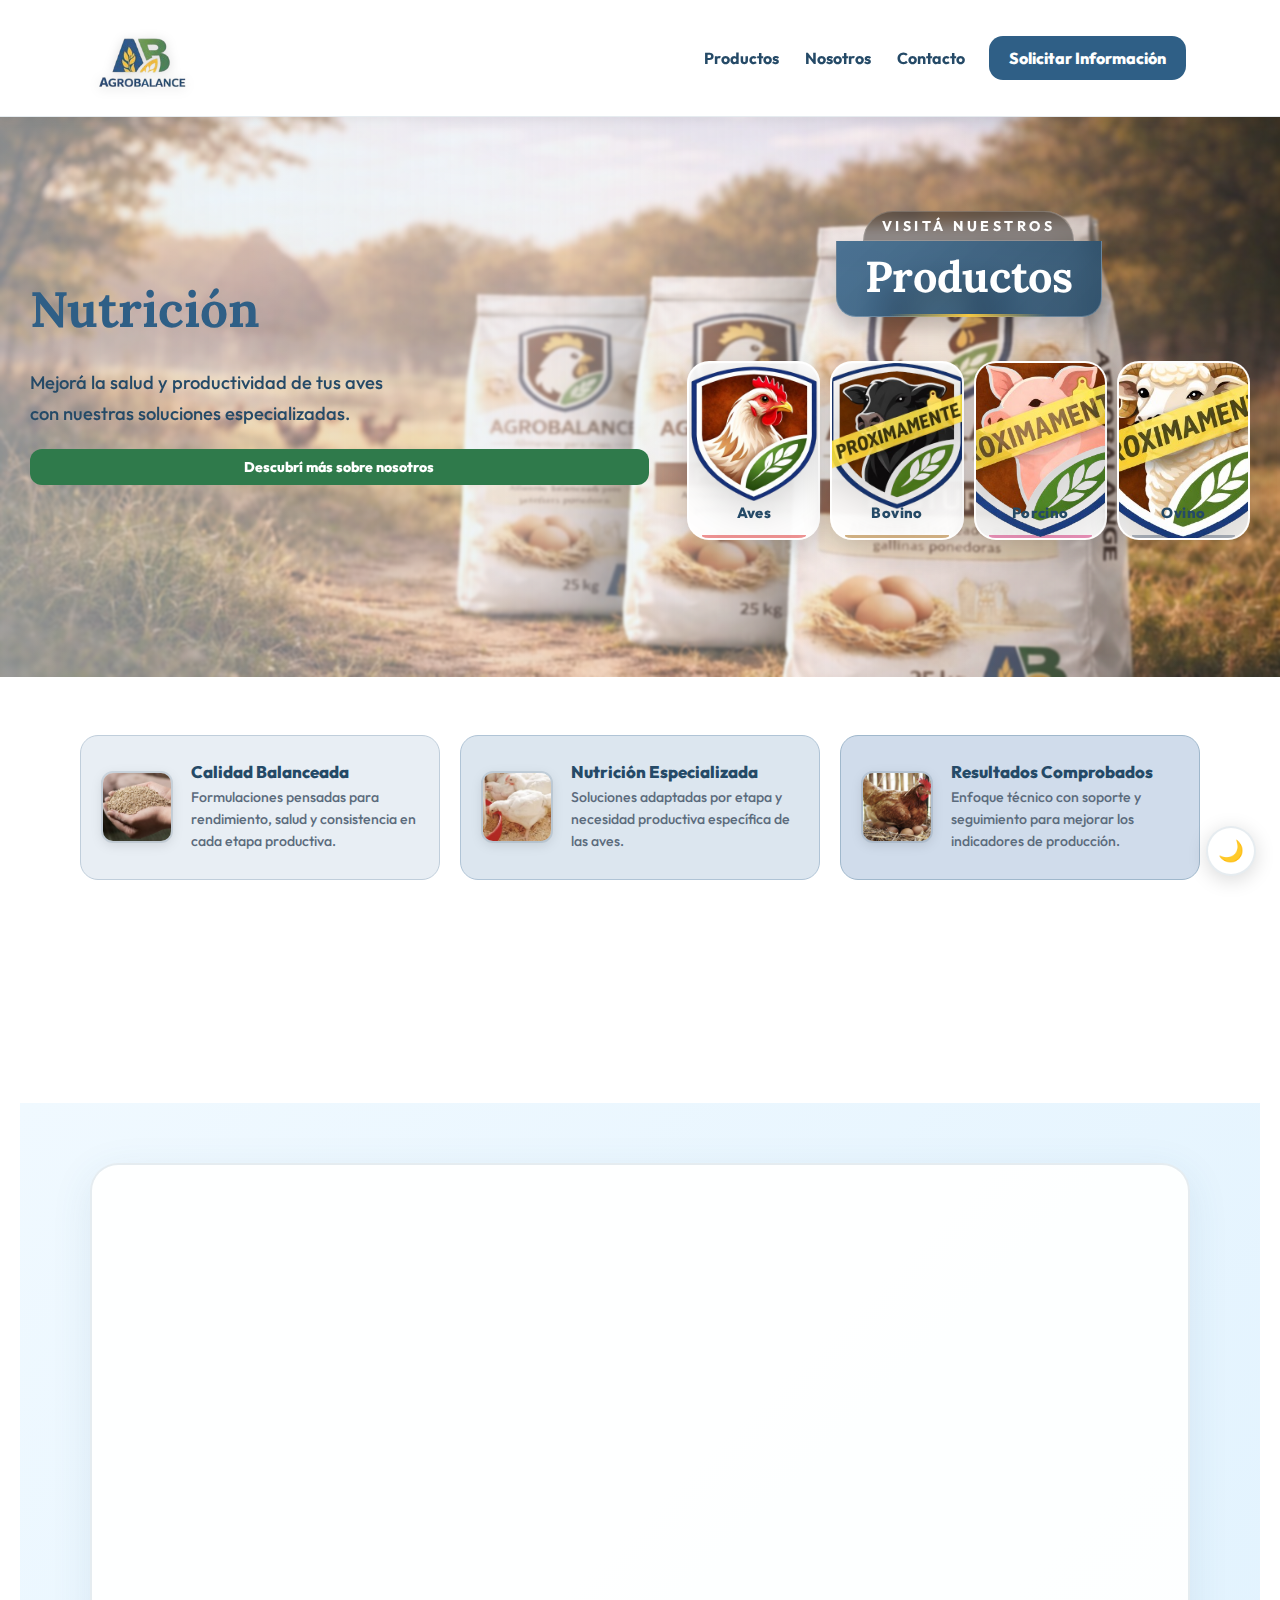
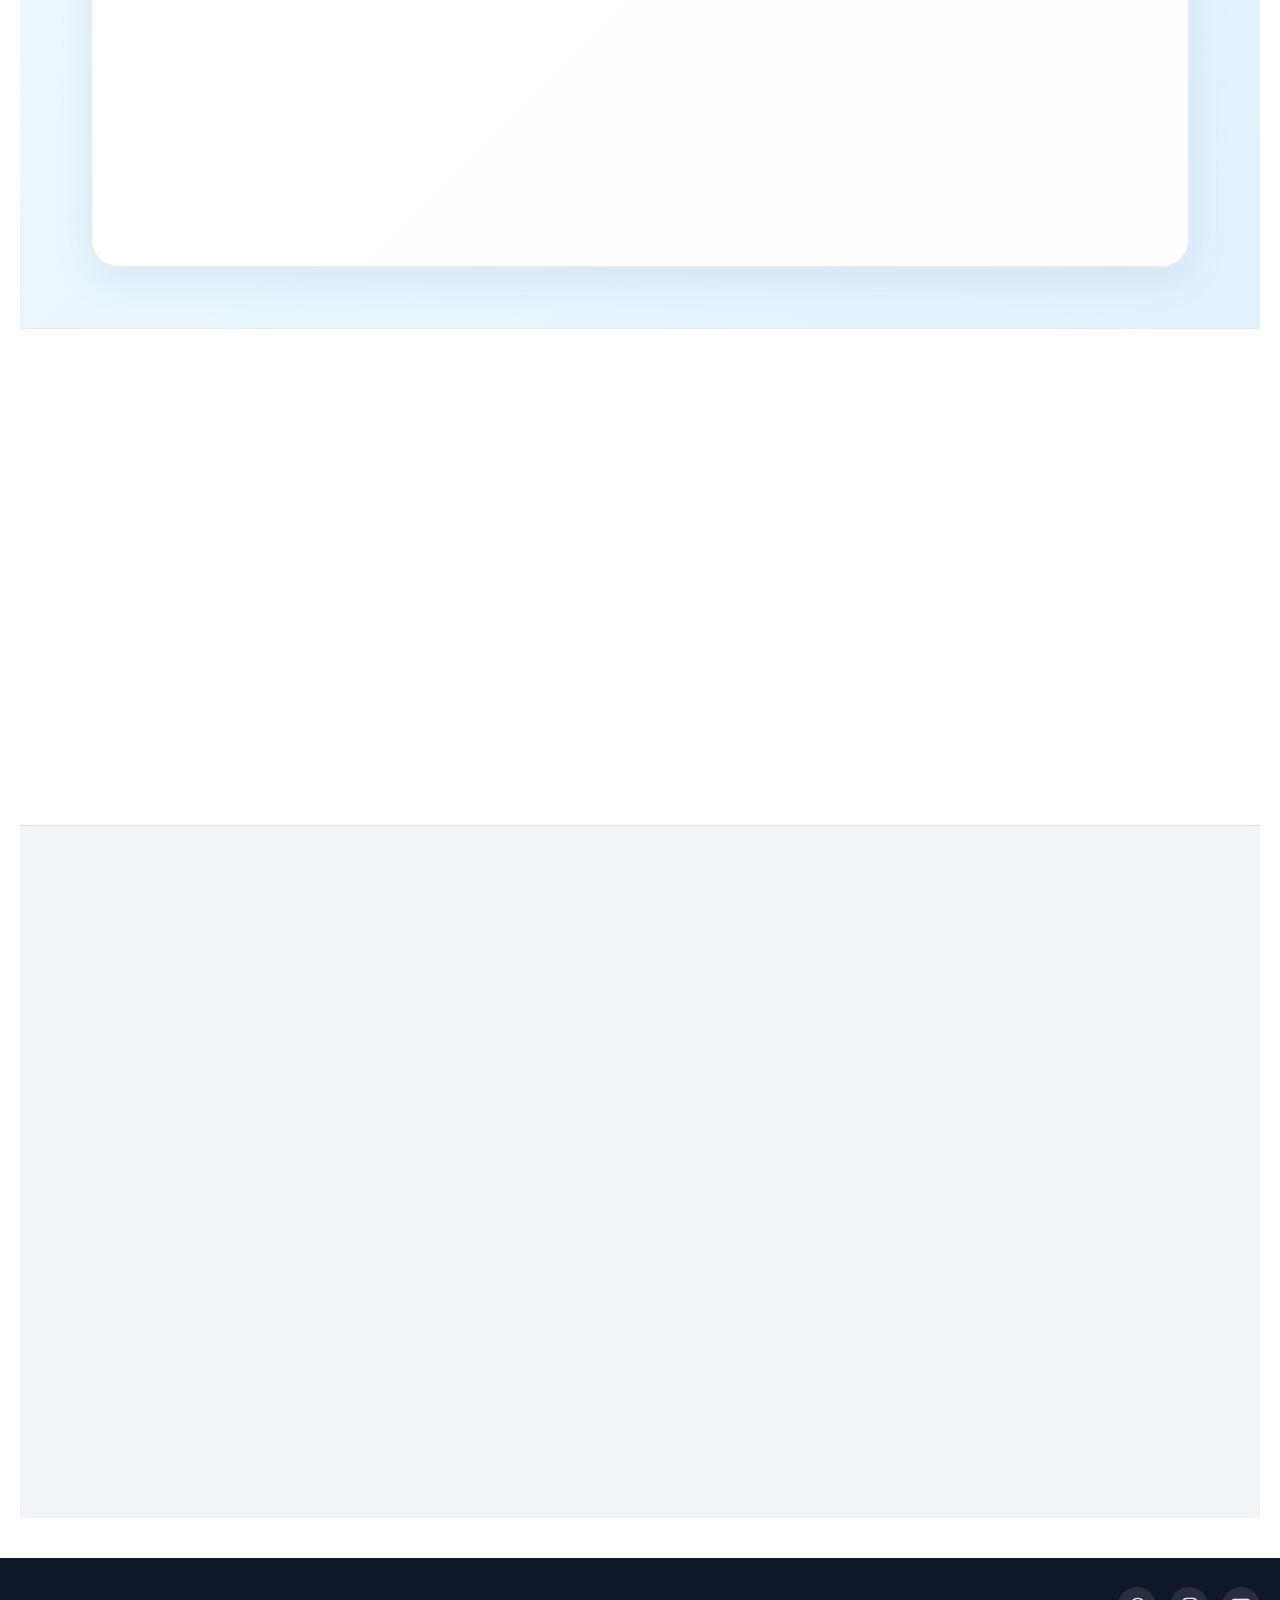
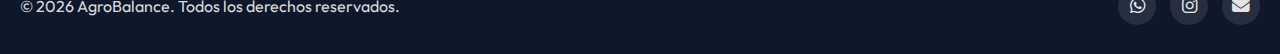
<file: index.html>
<!doctype html>
<html lang="es">
<head>
<meta charset="utf-8" />
<meta name="viewport" content="width=device-width, initial-scale=1" />

<!-- SEO Principal -->
<title>AgroBalance - Nutrición Avanzada para Aves, Ganado, Porcinos y Ovinos | Paraguay</title>
<meta name="description" content="AgroBalance ofrece balanceados de alta calidad para aves ponedoras, ganado, porcinos y ovinos en Paraguay. Nutrición estratégica con respaldo técnico especializado para maximizar tu producción." />
<meta name="keywords" content="balanceado Paraguay, nutrición avícola, alimento para gallinas, balanceado para aves, AgroBalance Paraguay, alimento ganado Paraguay, balanceado porcinos, alimento ovinos, avicultura Paraguay, Itauguá, Central Paraguay" />
<meta name="author" content="AgroBalance" />
<meta name="robots" content="index, follow" />
<link rel="canonical" href="https://agrobalance.com.py/" />

<!-- Geo / Local SEO -->
<meta name="geo.region" content="PY-11" />
<meta name="geo.placename" content="Itauguá, Central, Paraguay" />
<meta name="geo.position" content="-25.378746;-57.388203" />
<meta name="ICBM" content="-25.378746, -57.388203" />

<!-- Open Graph -->
<meta property="og:type" content="website" />
<meta property="og:title" content="AgroBalance - Nutrición Avanzada para una Producción Saludable" />
<meta property="og:description" content="Balanceados especializados para aves ponedoras, ganado, porcinos y ovinos. Respaldo técnico y soluciones nutricionales adaptadas a cada etapa productiva. Paraguay." />
<meta property="og:url" content="https://agrobalance.com.py/" />
<meta property="og:image" content="https://agrobalance.com.py/assets/logotipo.png" />
<meta property="og:locale" content="es_PY" />
<meta property="og:site_name" content="AgroBalance" />

<!-- Twitter Card -->
<meta name="twitter:card" content="summary_large_image" />
<meta name="twitter:title" content="AgroBalance - Nutrición para Producción Animal | Paraguay" />
<meta name="twitter:description" content="Balanceados de alta calidad para aves, ganado, porcinos y ovinos. Nutrición estratégica con soporte técnico especializado." />
<meta name="twitter:image" content="https://agrobalance.com.py/assets/logotipo.png" />

<!-- Schema.org LocalBusiness -->
<script type="application/ld+json">
{
"@context": "https://schema.org",
"@type": "LocalBusiness",
"name": "AgroBalance",
"description": "Empresa especializada en nutrición animal para producción avícola, ganadera, porcina y ovina en Paraguay.",
"url": "https://agrobalance.com.py",
"logo": "https://agrobalance.com.py/assets/logotipo.png",
"image": "https://agrobalance.com.py/assets/logotipo.png",
"telephone": "+595991309899",
"email": "agrobalance@gmail.com",
"address": { "@type": "PostalAddress", "addressLocality": "Itauguá", "addressRegion": "Central", "addressCountry": "PY" },
"geo": { "@type": "GeoCoordinates", "latitude": -25.378746, "longitude": -57.388203 },
"sameAs": ["https://www.instagram.com/baezdariii", "https://wa.me/595991309899"],
"areaServed": { "@type": "Country", "name": "Paraguay" },
"priceRange": "$$"
}
</script>

<!-- Favicon -->
<link rel="icon" type="image/png" href="./assets/logotipo.png" />
<link rel="apple-touch-icon" href="./assets/logotipo.png" />

<!-- Fuentes: preconnect + carga diferida para no bloquear render -->
<link rel="preconnect" href="https://fonts.googleapis.com" />
<link rel="preconnect" href="https://fonts.gstatic.com" crossorigin />
<link rel="preload" as="style" href="https://fonts.googleapis.com/css2?family=Outfit:wght@400;500;600;700;800;900&family=Lora:wght@500;600;700&display=swap" onload="this.onload=null;this.rel='stylesheet'" />
<noscript><link rel="stylesheet" href="https://fonts.googleapis.com/css2?family=Outfit:wght@400;500;600;700;800;900&family=Lora:wght@500;600;700&display=swap" /></noscript>

<!-- Font Awesome diferido -->
<link rel="preload" as="style" href="https://cdnjs.cloudflare.com/ajax/libs/font-awesome/6.4.0/css/all.min.css" onload="this.onload=null;this.rel='stylesheet'" />
<noscript><link rel="stylesheet" href="https://cdnjs.cloudflare.com/ajax/libs/font-awesome/6.4.0/css/all.min.css" /></noscript>

<link rel="stylesheet" href="./style.css" />
<script defer src="./main.js"></script>
</head>
<body>

<header class="header" id="top">
<div class="shell">
<nav class="nav">
    <a class="brand" href="#top" aria-label="AgroBalance - Inicio">
    <img class="brand__logo" src="./assets/logotipo.png" alt="AgroBalance" width="96" height="96" />
    </a>
    <button class="nav__toggle" type="button" aria-label="Abrir menú" aria-expanded="false">&#9776;</button>
    <div class="nav__links" data-nav>
    <a href="#categorias">Productos</a>
    <a href="#nosotros">Nosotros</a>
    <a href="#contacto">Contacto</a>
    </div>
    <a class="btn btn--primary nav__cta" href="#contacto">Solicitar Información</a>
</nav>
</div>
</header>

<section class="hero hero--with-carousel">
<div class="hero__carousel-bg">
<div class="carousel__slide carousel__slide--active">
    <img src="./assets/fondo_balanceado2.png" alt="Fondo AgroBalance" loading="eager" fetchpriority="high" width="1920" height="900" />
</div>
</div>
<div class="hero__backdrop" aria-hidden="true"></div>
<div class="shell shell--wide">
<div class="hero__content">
    <div class="hero__text">
    <h1 class="hero__title reveal-left">
        <span class="title-line">Nutrición Avanzada</span>
        <span class="title-line">para una Producción</span>
        <span class="title-line">Saludable</span>
    </h1>
    <p class="hero__lead reveal-left stagger-2">
        Mejorá la salud y productividad de tus aves<br />
        con nuestras soluciones especializadas.
    </p>
    <a class="btn btn--success reveal-left stagger-3" href="#nosotros">Descubrí más sobre nosotros</a>
    </div>
    <div class="hero__products reveal-right" id="categorias">
    <h2 class="products__title">
        <span class="products__title-main">Visitá nuestros</span>
        <span class="products__title-accent">Productos</span>
    </h2>
    <div class="products__grid">
        <a class="product-cat product-cat--active" href="./aves.html" aria-label="Productos para Aves">
        <div class="product-cat__icon">
            <img src="./assets/aves_icono.webp" alt="Aves" width="120" height="120" />
        </div>
        <span class="product-cat__label">Aves</span>
        </a>
        <a class="product-cat product-cat--soon" href="#" aria-label="Próximamente: Bovino">
        <div class="product-cat__icon">
            <img src="./assets/bovinos_icono.webp" alt="Bovino" width="120" height="120" />
        </div>
        <span class="product-cat__label">Bovino</span>
        </a>
        <a class="product-cat product-cat--soon" href="#" aria-label="Próximamente: Porcino">
        <div class="product-cat__icon">
            <img src="./assets/porcinos_icono.webp" alt="Porcino" width="120" height="120" />
        </div>
        <span class="product-cat__label">Porcino</span>
        </a>
        <a class="product-cat product-cat--soon" href="#" aria-label="Próximamente: Ovino">
        <div class="product-cat__icon">
            <img src="./assets/ovinos_icono.webp" alt="Ovino" width="120" height="120" />
        </div>
        <span class="product-cat__label">Ovino</span>
        </a>
    </div>
    </div>
</div>
</div>
</section>

<main class="main">
<section class="shell features" aria-label="Características">
<article class="feature reveal stagger-1">
    <img src="./assets/calidad_balanceada.avif" alt="Calidad Balanceada" loading="lazy" width="110" height="110" />
    <div>
    <h3>Calidad Balanceada</h3>
    <p>Formulaciones pensadas para rendimiento, salud y consistencia en cada etapa productiva.</p>
    </div>
</article>
<article class="feature reveal stagger-2">
    <img src="./assets/nutricion_especializada.webp" alt="Nutrición Especializada" loading="lazy" width="110" height="110" />
    <div>
    <h3>Nutrición Especializada</h3>
    <p>Soluciones adaptadas por etapa y necesidad productiva específica de las aves.</p>
    </div>
</article>
<article class="feature reveal stagger-3">
    <img src="./assets/resultado comprobado.webp" alt="Resultados Comprobados" loading="lazy" width="110" height="110" />
    <div>
    <h3>Resultados Comprobados</h3>
    <p>Enfoque técnico con soporte y seguimiento para mejorar los indicadores de producción.</p>
    </div>
</article>
</section>

<div class="shell shell--wide">
<div class="counters-section">
    <div class="counter-card reveal stagger-1">
    <div class="counter-card__number" data-counter="8" data-suffix="+">0+</div>
    <div class="counter-card__label">Fases Productivas Cubiertas</div>
    </div>
    <div class="counter-card reveal stagger-2">
    <div class="counter-card__number" data-counter="100" data-suffix="%">0%</div>
    <div class="counter-card__label">Nutrición Especializada</div>
    </div>
    <div class="counter-card reveal stagger-3">
    <div class="counter-card__number" data-counter="4" data-suffix="+">0</div>
    <div class="counter-card__label">Líneas Genéticas Compatibles</div>
    </div>
</div>
</div>

<section class="shell shell--wide section about-section" id="nosotros">
<div class="about-content about-card">
    <h2 class="reveal">Nosotros</h2>
    <p class="about-intro reveal stagger-1">En <strong>AgroBalance</strong> nos dedicamos a brindar soluciones nutricionales de excelencia para la producción avícola.</p>
    <div class="about-description reveal stagger-2">
    <p>Con años de experiencia en el mercado, trabajamos constantemente en el desarrollo de productos que garanticen el mejor rendimiento productivo de tus aves.</p>
    <p>Nuestro compromiso es ofrecer balanceados de la más alta calidad, respaldados por rigurosos controles y un equipo de profesionales especializados en nutrición animal.</p>
    </div>
    <div class="about-values">
    <div class="value-card reveal-scale stagger-1" style="background-image:url('./assets/calidad2.jpg')">
        <h3>Calidad</h3>
        <p>Ingredientes premium y procesos certificados para garantizar los mejores resultados</p>
    </div>
    <div class="value-card reveal-scale stagger-2" style="background-image:url('./assets/innovacion2.jpg')">
        <h3>Innovación</h3>
        <p>Investigación constante en nutrición avícola para estar a la vanguardia</p>
    </div>
    <div class="value-card reveal-scale stagger-3" style="background-image:url('./assets/confianza2.jpg')">
        <h3>Confianza</h3>
        <p>Resultados comprobados en el campo respaldados por nuestros clientes</p>
    </div>
    </div>
</div>
</section>

<section class="shell shell--wide section contact-section" id="contacto">
<div class="contact-wrapper">
    <h2 class="contact-title reveal">Contactanos</h2>
    <p class="contact-subtitle reveal stagger-1">Estamos aquí para responder todas tus preguntas</p>
    <div class="contact-methods">
    <a href="https://wa.me/595991309899?text=Hola%2C%20estoy%20interesado%20en%20conocer%20m%C3%A1s%20sobre%20los%20productos%20de%20AgroBalance"
        target="_blank" rel="noopener noreferrer"
        class="contact-card contact-card--whatsapp reveal stagger-1">
        <div class="contact-icon"><i class="fab fa-whatsapp"></i></div>
        <div class="contact-info">
        <h3>WhatsApp</h3>
        <p>+595 991 309 899</p>
        </div>
    </a>
    <a href="https://www.instagram.com/baezdariii"
        target="_blank" rel="noopener noreferrer"
        class="contact-card contact-card--instagram reveal stagger-2">
        <div class="contact-icon"><i class="fab fa-instagram"></i></div>
        <div class="contact-info">
        <h3>Instagram</h3>
        <p>@baezdariii</p>
        </div>
    </a>
    <a href="mailto:agrobalance@gmail.com" class="contact-card contact-card--email reveal stagger-3">
        <div class="contact-icon"><i class="fas fa-envelope"></i></div>
        <div class="contact-info">
        <h3>Email</h3>
        <p>agrobalance@gmail.com</p>
        </div>
    </a>
    </div>
</div>
</section>

<section class="shell shell--wide section clients-section" id="clientes">
<div class="clients-wrapper">
    <h2 class="clients-title reveal">Clientes que confían en AgroBalance</h2>
    <p class="clients-subtitle reveal stagger-1">Acompañamos a granjas y productores con soluciones nutricionales formuladas para mejorar la productividad, la salud animal y la calidad del huevo.</p>
    <div class="clients-grid">
    <article class="client-card reveal stagger-2">
        <div class="client-logo">
        <img src="./assets/huevos_vital.JPG" alt="Huevos Vital - Granja Baeza" class="client-logo-img" loading="lazy" width="200" height="130" />
        </div>
        <div class="client-info">
        <h3 class="client-name">Huevos Vital</h3>
        <div class="client-detail">
            <i class="fas fa-map-marker-alt"></i>
            <span>Itauguá, Central - Paraguay</span>
        </div>
        <div class="client-detail">
            <i class="fas fa-handshake"></i>
            <span>Cliente de AgroBalance Aves - línea postura</span>
        </div>
        </div>
        <a href="https://www.google.com/maps/place/25°22'43.5%22S+57°23'17.5%22W/@-25.3785609,-57.3882934,286m/data=!3m1!1e3!4m4!3m3!8m2!3d-25.378746!4d-57.3882027"
            target="_blank" rel="noopener noreferrer"
            class="btn btn--client">
        <i class="fas fa-map-marker-alt"></i>
        Ver ubicación
        </a>
    </article>
    </div>
</div>
</section>
</main>

<footer class="footer">
<div class="shell shell--wide footer__inner">
<p>&copy; <span id="year"></span> AgroBalance. Todos los derechos reservados.</p>
<div class="footer-social">
    <a href="https://wa.me/595991309899?text=Hola%2C%20estoy%20interesado%20en%20conocer%20m%C3%A1s%20sobre%20los%20productos%20de%20AgroBalance"
        target="_blank" rel="noopener noreferrer" aria-label="WhatsApp">
    <i class="fab fa-whatsapp"></i>
    </a>
    <a href="https://www.instagram.com/baezdariii" target="_blank" rel="noopener noreferrer" aria-label="Instagram">
    <i class="fab fa-instagram"></i>
    </a>
    <a href="mailto:agrobalance@gmail.com" aria-label="Email">
    <i class="fas fa-envelope"></i>
    </a>
</div>
</div>
</footer>

</body>
</html>
</file>
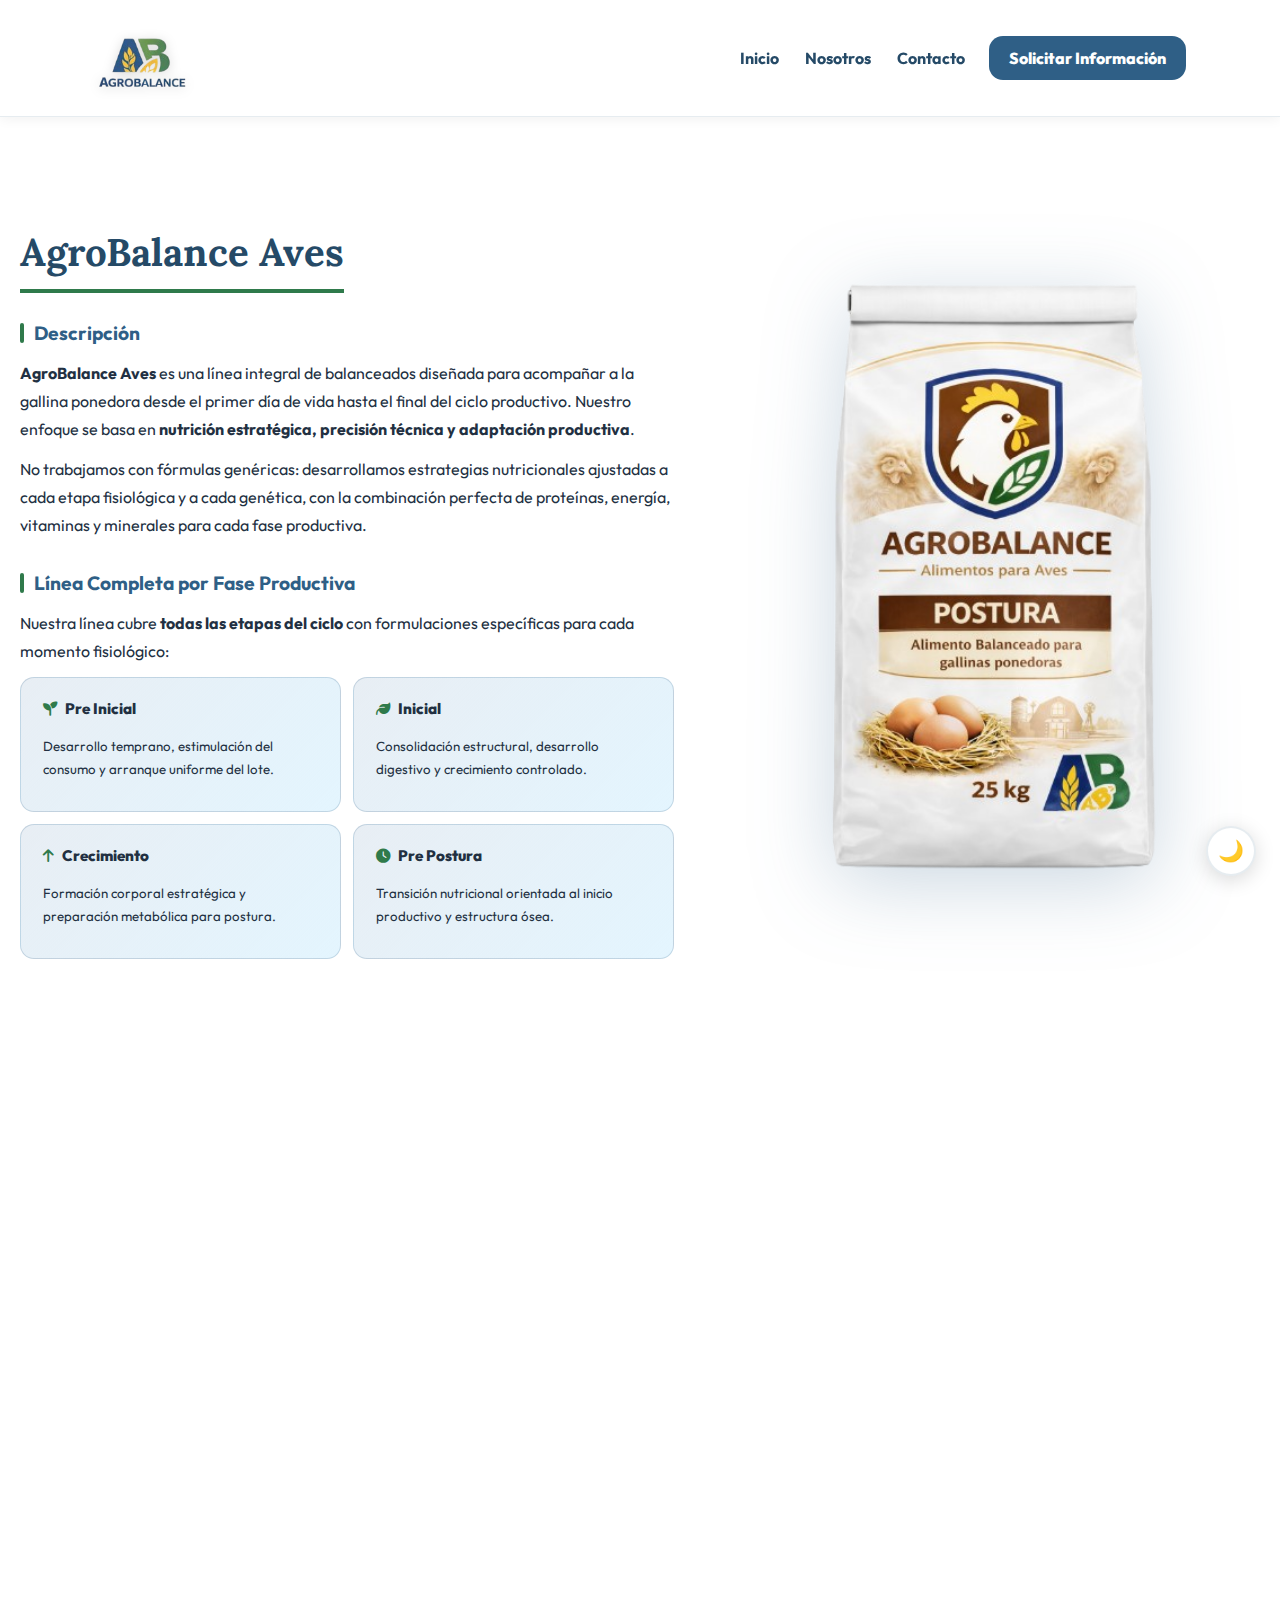
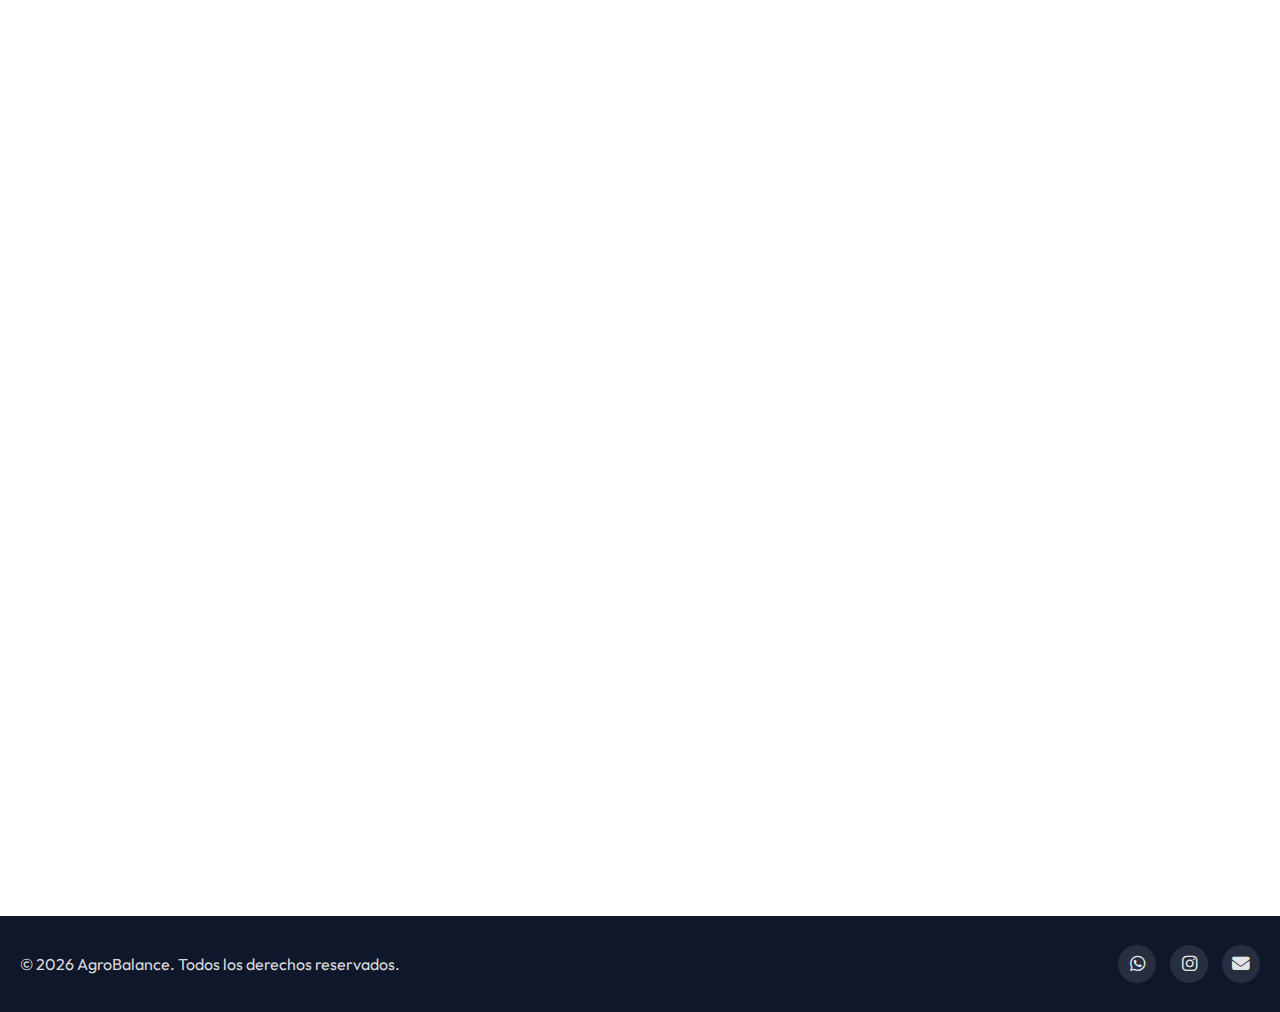
<file: aves.html>
<!doctype html>
<html lang="es">
<head>
<meta charset="utf-8" />
<meta name="viewport" content="width=device-width, initial-scale=1" />

<!-- SEO Principal -->
<title>AgroBalance Aves - Nutrición Estratégica para Ponedoras | Paraguay</title>
<meta name="description" content="Balanceados especializados para gallinas ponedoras en Paraguay. Línea completa por fase productiva: Pre Inicial, Inicial, Crecimiento, Pre Postura, Postura 1, 2 y 3. Adaptado a Hy-Line, Lohmann e ISA." />
<meta name="keywords" content="balanceado para gallinas ponedoras, nutrición avícola Paraguay, alimento aves postura, AgroBalance, balanceado ponedoras Itauguá, alimento gallinas Paraguay, Hy-Line, Lohmann, ISA, avicultura Paraguay" />
<meta name="author" content="AgroBalance" />
<meta name="robots" content="index, follow" />
<link rel="canonical" href="https://agrobalance.com.py/aves.html" />

<!-- Geo / Local SEO -->
<meta name="geo.region" content="PY-11" />
<meta name="geo.placename" content="Itauguá, Central, Paraguay" />
<meta name="geo.position" content="-25.378746;-57.388203" />
<meta name="ICBM" content="-25.378746, -57.388203" />

<!-- Open Graph -->
<meta property="og:type" content="product" />
<meta property="og:title" content="AgroBalance Aves - Nutrición Estratégica para Ponedoras" />
<meta property="og:description" content="Línea integral de balanceados para gallinas ponedoras. Cobertura completa del ciclo productivo con precisión técnica y adaptación por genética. Paraguay." />
<meta property="og:url" content="https://agrobalance.com.py/aves.html" />
<meta property="og:image" content="https://agrobalance.com.py/agrobalance_bolsa.png" />
<meta property="og:locale" content="es_PY" />
<meta property="og:site_name" content="AgroBalance" />

<!-- Twitter Card -->
<meta name="twitter:card" content="summary_large_image" />
<meta name="twitter:title" content="AgroBalance Aves - Nutrición para Ponedoras | Paraguay" />
<meta name="twitter:description" content="Balanceados especializados por fase productiva para gallinas ponedoras. Adaptados a Hy-Line, Lohmann e ISA." />
<meta name="twitter:image" content="https://agrobalance.com.py/agrobalance_bolsa.png" />

<!-- Schema.org Product -->
<script type="application/ld+json">
{
"@context": "https://schema.org",
"@type": "Product",
"name": "AgroBalance Aves",
"description": "Línea integral de balanceados para gallinas ponedoras con cobertura completa del ciclo productivo. Adaptado por genética para Hy-Line, Lohmann, ISA y otras líneas comerciales.",
"brand": {
"@type": "Brand",
"name": "AgroBalance"
},
"category": "Alimento para aves de postura",
"offers": {
"@type": "Offer",
"availability": "https://schema.org/InStock",
"priceCurrency": "PYG",
"seller": {
    "@type": "LocalBusiness",
    "name": "AgroBalance",
    "telephone": "+595991309899",
    "address": {
    "@type": "PostalAddress",
    "addressLocality": "Itauguá",
    "addressRegion": "Central",
    "addressCountry": "PY"
    }
}
}
}
</script>

<!-- Favicon -->
<link rel="icon" type="image/png" href="./logotipo.png" />
<link rel="apple-touch-icon" href="./logotipo.png" />

<link rel="preconnect" href="https://fonts.googleapis.com">
<link rel="preconnect" href="https://fonts.gstatic.com" crossorigin>
<link rel="stylesheet" href="./style.css" />
<link rel="stylesheet" href="https://cdnjs.cloudflare.com/ajax/libs/font-awesome/6.4.0/css/all.min.css">
<script defer src="./main.js"></script>
</head>
<body>

<header class="header" id="top">
<div class="shell">
<nav class="nav">
    <a class="brand" href="./index.html" aria-label="AgroBalance - Inicio">
    <img class="brand__logo" src="./logotipo.png" alt="AgroBalance" width="96" height="96" />
    </a>
    <button class="nav__toggle" type="button" aria-label="Abrir menú" aria-expanded="false">&#9776;</button>
    <div class="nav__links" data-nav>
    <a href="./index.html">Inicio</a>
    <a href="./index.html#nosotros">Nosotros</a>
    <a href="./index.html#contacto">Contacto</a>
    </div>
    <a class="btn btn--primary nav__cta" href="./index.html#contacto">Solicitar Información</a>
</nav>
</div>
</header>

<main class="main">
<section class="shell shell--wide product-detail" id="agrobalance-aves">
<div class="product-detail__grid">

    <div class="product-detail__content">
    <h2 class="product-detail__title reveal-left">AgroBalance Aves</h2>

    <div class="product-detail__section reveal">
        <h3>Descripción</h3>
        <p><strong>AgroBalance Aves</strong> es una línea integral de balanceados diseñada para acompañar a la gallina ponedora desde el primer día de vida hasta el final del ciclo productivo. Nuestro enfoque se basa en <strong>nutrición estratégica, precisión técnica y adaptación productiva</strong>.</p>
        <p>No trabajamos con fórmulas genéricas: desarrollamos estrategias nutricionales ajustadas a cada etapa fisiológica y a cada genética, con la combinación perfecta de proteínas, energía, vitaminas y minerales para cada fase productiva.</p>
    </div>

    <div class="product-detail__section reveal">
        <h3>Línea Completa por Fase Productiva</h3>
        <p>Nuestra línea cubre <strong>todas las etapas del ciclo</strong> con formulaciones específicas para cada momento fisiológico:</p>
        <div class="phases-grid">
        <div class="phase-card reveal stagger-1"><p class="phase-card__name"><i class="fas fa-seedling"></i> Pre Inicial</p><p class="phase-card__desc">Desarrollo temprano, estimulación del consumo y arranque uniforme del lote.</p></div>
        <div class="phase-card reveal stagger-2"><p class="phase-card__name"><i class="fas fa-leaf"></i> Inicial</p><p class="phase-card__desc">Consolidación estructural, desarrollo digestivo y crecimiento controlado.</p></div>
        <div class="phase-card reveal stagger-3"><p class="phase-card__name"><i class="fas fa-arrow-up"></i> Crecimiento</p><p class="phase-card__desc">Formación corporal estratégica y preparación metabólica para postura.</p></div>
        <div class="phase-card reveal stagger-4"><p class="phase-card__name"><i class="fas fa-clock"></i> Pre Postura</p><p class="phase-card__desc">Transición nutricional orientada al inicio productivo y estructura ósea.</p></div>
        <div class="phase-card reveal stagger-5"><p class="phase-card__name"><i class="fas fa-star"></i> Postura 1</p><p class="phase-card__desc">Soporte al pico de producción y eficiencia alimenticia máxima.</p></div>
        <div class="phase-card reveal stagger-6"><p class="phase-card__name"><i class="fas fa-egg"></i> Postura 2</p><p class="phase-card__desc">Sostenimiento de persistencia productiva y calidad de cáscara.</p></div>
        <div class="phase-card reveal stagger-7"><p class="phase-card__name"><i class="fas fa-shield-alt"></i> Postura 3</p><p class="phase-card__desc">Optimización de longevidad y estabilidad productiva al final del ciclo.</p></div>
        <div class="phase-card reveal stagger-8"><p class="phase-card__name"><i class="fas fa-infinity"></i> Postura Única</p><p class="phase-card__desc">Alternativa eficiente para sistemas que requieren simplificación operativa.</p></div>
        </div>
    </div>

    <div class="product-detail__section reveal">
        <h3>Adaptación por Genética</h3>
        <p>Cada línea genética posee curvas productivas específicas. Nuestras formulaciones se ajustan según la raza del plantel para que la nutrición se adapte a la <strong>curva real de producción</strong>, no a promedios teóricos.</p>
        <div class="genetics-grid">
        <div class="genetics-badge reveal stagger-1"><i class="fas fa-dna"></i><span>Hy-Line</span></div>
        <div class="genetics-badge reveal stagger-2"><i class="fas fa-dna"></i><span>Lohmann</span></div>
        <div class="genetics-badge reveal stagger-3"><i class="fas fa-dna"></i><span>ISA</span></div>
        <div class="genetics-badge reveal stagger-4"><i class="fas fa-dna"></i><span>Otras líneas comerciales</span></div>
        </div>
    </div>

    <div class="product-detail__section reveal">
        <h3>Beneficios Productivos</h3>
        <div class="benefits-grid">
        <div class="benefit-item reveal stagger-1"><i class="fas fa-check-circle"></i><span>Mayor uniformidad de lote</span></div>
        <div class="benefit-item reveal stagger-2"><i class="fas fa-check-circle"></i><span>Correcto desarrollo óseo y estructural</span></div>
        <div class="benefit-item reveal stagger-3"><i class="fas fa-check-circle"></i><span>Optimización de conversión alimenticia</span></div>
        <div class="benefit-item reveal stagger-4"><i class="fas fa-check-circle"></i><span>Mejor calidad de cáscara</span></div>
        <div class="benefit-item reveal stagger-5"><i class="fas fa-check-circle"></i><span>Persistencia de postura</span></div>
        <div class="benefit-item reveal stagger-6"><i class="fas fa-check-circle"></i><span>Mayor estabilidad productiva y rentabilidad</span></div>
        </div>
    </div>

    <div class="product-detail__section reveal">
        <h3>Recomendaciones de Manejo</h3>
        <ul>
        <li>Proporcionar agua limpia y fresca en todo momento</li>
        <li>Almacenar en lugar fresco y seco, protegido de la humedad</li>
        <li>Suministrar en comederos limpios y en buenas condiciones</li>
        <li>Realizar transición gradual de 7 a 10 días al cambiar de fase</li>
        <li>Consultar con un técnico veterinario para ajustes específicos según la genética</li>
        <li>Mantener las instalaciones limpias y bien ventiladas</li>
        </ul>
    </div>

    <div class="product-detail__section reveal">
        <h3>Ingredientes</h3>
        <p class="ingredients-list">Maíz molido, torta de soja, afrechillo de trigo, carbonato de calcio, fosfato dicálcico, sal común, premezcla vitamínica-mineral, metionina, lisina, aceite vegetal, antioxidantes, antifúngicos permitidos.</p>
    </div>

    <div class="product-detail__section reveal">
        <a href="./index.html#contacto" class="btn btn--success btn--cta-product">
        <i class="fab fa-whatsapp"></i>
        Consultar por este producto
        </a>
    </div>
    </div>

    <div class="product-detail__image reveal-right">
    <img src="./agrobalance_bolsa.png" alt="AgroBalance Aves - Balanceado para gallinas ponedoras" class="product-bag-image" loading="eager" />
    </div>

</div>
</section>
</main>

<footer class="footer">
<div class="shell shell--wide footer__inner">
<p>&copy; <span id="year"></span> AgroBalance. Todos los derechos reservados.</p>
<div class="footer-social">
    <a href="https://wa.me/595991309899?text=Hola%2C%20estoy%20interesado%20en%20conocer%20m%C3%A1s%20sobre%20los%20productos%20de%20AgroBalance"
    target="_blank" rel="noopener noreferrer" aria-label="WhatsApp">
    <i class="fab fa-whatsapp"></i>
    </a>
    <a href="https://www.instagram.com/baezdariii"
    target="_blank" rel="noopener noreferrer" aria-label="Instagram">
    <i class="fab fa-instagram"></i>
    </a>
    <a href="mailto:agrobalance@gmail.com" aria-label="Email">
    <i class="fas fa-envelope"></i>
    </a>
</div>
</div>
</footer>

</body>
</html>
</file>
<file: style.css>
@import url('https://fonts.googleapis.com/css2?family=Outfit:wght@400;500;600;700;800;900&family=Lora:wght@500;600;700&display=swap');

:root {
--blue: #2f5f86;
--blue-2: #254a67;
--green: #2f7a4b;
--green-2: #4a9b68;
--gold: #d4a74e;
--text: #223042;
--muted: #5b6b7c;
--card: rgba(255,255,255,0.92);
--shadow: 0 14px 30px rgba(0,0,0,.12);
--max: 1120px;
--bg: #f1f5f9;
--surface: #ffffff;
--border: rgba(47,95,134,.12);
/* Features monocromo azul/slate */
--feature-1-bg: #e8eef4;
--feature-1-border: #c0cedb;
--feature-2-bg: #dce6ef;
--feature-2-border: #b0c4d6;
--feature-3-bg: #d0dceb;
--feature-3-border: #a0b8cc;
}

html.dark {
--blue: #60a5fa;
--blue-2: #93c5fd;
--green: #4ade80;
--green-2: #86efac;
--text: #e2e8f0;
--muted: #94a3b8;
--card: rgba(30,41,59,0.95);
--shadow: 0 14px 30px rgba(0,0,0,.4);
--bg: #0f172a;
--surface: #1e293b;
--border: rgba(96,165,250,.18);
--feature-1-bg: #1a2a3a;
--feature-1-border: #2a3f55;
--feature-2-bg: #152233;
--feature-2-border: #253a50;
--feature-3-bg: #111d2d;
--feature-3-border: #1f3347;
}

*, *::before, *::after { box-sizing: border-box; }
html { scroll-behavior: smooth; }
body {
margin: 0;
font-family: 'Outfit', system-ui, sans-serif;
color: var(--text);
background: var(--bg);
transition: background .3s ease, color .3s ease;
}
img { max-width: 100%; display: block; }

/* =============================================
   SCROLL ANIMATIONS
   ============================================= */

.reveal {
opacity: 0;
transform: translateY(36px);
transition: opacity .65s cubic-bezier(0.22,1,0.36,1),
            transform .65s cubic-bezier(0.22,1,0.36,1);
}
.reveal-left {
opacity: 0;
transform: translateX(-40px);
transition: opacity .65s cubic-bezier(0.22,1,0.36,1),
            transform .65s cubic-bezier(0.22,1,0.36,1);
}
.reveal-right {
opacity: 0;
transform: translateX(40px);
transition: opacity .65s cubic-bezier(0.22,1,0.36,1),
            transform .65s cubic-bezier(0.22,1,0.36,1);
}
.reveal-scale {
opacity: 0;
transform: scale(0.88);
transition: opacity .6s cubic-bezier(0.22,1,0.36,1),
            transform .6s cubic-bezier(0.22,1,0.36,1);
}

.reveal.is-visible,
.reveal-left.is-visible,
.reveal-right.is-visible,
.reveal-scale.is-visible {
opacity: 1;
transform: none;
}

.stagger-1 { transition-delay: .08s; }
.stagger-2 { transition-delay: .18s; }
.stagger-3 { transition-delay: .28s; }
.stagger-4 { transition-delay: .38s; }
.stagger-5 { transition-delay: .48s; }
.stagger-6 { transition-delay: .58s; }
.stagger-7 { transition-delay: .68s; }
.stagger-8 { transition-delay: .78s; }

@media (prefers-reduced-motion: reduce) {
.reveal, .reveal-left, .reveal-right, .reveal-scale {
    opacity: 1; transform: none; transition: none;
}
}

/* =============================================
   SCROLL PROGRESS BAR
   ============================================= */
.scroll-progress {
position: fixed;
top: 0; left: 0;
height: 3px;
width: 0%;
background: linear-gradient(90deg, var(--green) 0%, var(--blue) 100%);
z-index: 9999;
transition: width .1s linear;
border-radius: 0 2px 2px 0;
box-shadow: 0 0 8px rgba(47,122,75,.5);
}

/* =============================================
   RIPPLE EN BOTONES
   ============================================= */
.btn { overflow: hidden; }
.ripple-effect {
position: absolute;
border-radius: 50%;
background: rgba(255,255,255,.35);
transform: scale(0);
animation: ripple-anim .65s linear;
pointer-events: none;
}
@keyframes ripple-anim {
to { transform: scale(1); opacity: 0; }
}

/* =============================================
   COUNTER SECTION
   ============================================= */
.counters-section {
display: grid;
grid-template-columns: repeat(3, 1fr);
gap: 24px;
padding: 40px 0 20px;
}
.counter-card {
background: var(--surface);
border: 2px solid var(--border);
border-radius: 20px;
padding: 32px 20px;
text-align: center;
box-shadow: 0 6px 20px rgba(47,95,134,.07);
transition: transform .3s ease, box-shadow .3s ease;
}
.counter-card:hover { transform: translateY(-5px); box-shadow: 0 12px 30px rgba(47,95,134,.13); }
.counter-card__number {
font-family: 'Lora', serif;
font-size: clamp(2.2rem, 4vw, 3rem);
font-weight: 700;
color: var(--blue);
line-height: 1;
margin-bottom: 8px;
}
.counter-card__label {
font-size: .95rem;
color: var(--muted);
font-weight: 600;
}

.main,
.product-detail,
.about-section,
.contact-section,
.clients-section { position: relative; }

/* Dark mode button */
.dark-mode-btn {
position: fixed;
bottom: 24px; right: 24px;
z-index: 999;
width: 50px; height: 50px;
border-radius: 50%;
border: 2px solid var(--border);
background: var(--surface);
font-size: 1.3rem;
cursor: pointer;
display: flex;
align-items: center;
justify-content: center;
box-shadow: 0 4px 20px rgba(0,0,0,.15);
transition: transform .18s ease, box-shadow .18s ease;
}
.dark-mode-btn:hover {
transform: scale(1.1) rotate(15deg);
box-shadow: 0 8px 28px rgba(0,0,0,.25);
}

/* Shells */
.shell { width: min(var(--max), calc(100% - 40px)); margin: 0 auto; }
.shell--wide { width: min(1320px, calc(100% - 40px)); }

/* Header */
.header {
background: var(--surface);
border-bottom: 1px solid var(--border);
position: sticky; top: 0; z-index: 200;
backdrop-filter: blur(12px);
box-shadow: 0 2px 12px rgba(0,0,0,.06);
transition: background .3s ease;
}
.nav {
display: flex;
align-items: center;
gap: 16px;
padding: 10px 14px;
}
.brand {
display: flex; align-items: center;
text-decoration: none;
transition: transform .18s ease;
flex-shrink: 0;
}
.brand:hover { transform: scale(1.04); }
.brand__logo {
width: 96px; height: 96px;
object-fit: contain;
filter: drop-shadow(0 2px 6px rgba(0,0,0,.15));
}
.nav__links {
margin-left: auto;
display: flex; gap: 26px; align-items: center;
}
.nav__links a {
text-decoration: none;
color: var(--blue-2);
font-weight: 700; font-size: 1rem;
transition: color .18s ease;
position: relative;
}
.nav__links a::after {
content: '';
position: absolute;
bottom: -4px; left: 0;
width: 0; height: 2px;
background: var(--blue);
transition: width .3s ease;
}
.nav__links a:hover::after { width: 100%; }
.nav__links a:hover { color: var(--blue); }
.nav__cta { margin-left: 8px; }
.nav__toggle {
margin-left: auto;
display: none;
border: 1px solid var(--border);
background: var(--card);
border-radius: 12px;
padding: 10px 12px;
font-size: 18px;
cursor: pointer;
color: var(--text);
}

/* Hero */
.hero {
position: relative;
padding: 70px 0 55px;
min-height: 560px;
overflow: hidden;
}
.hero--with-carousel { background: none; }
.hero__carousel-bg { position: absolute; inset: 0; z-index: 0; }
.hero__carousel-bg .carousel__slide {
position: absolute; inset: 0;
opacity: 0;
transition: opacity .7s ease-in-out;
}
.hero__carousel-bg .carousel__slide--active { opacity: 1; z-index: 1; }
.hero__carousel-bg .carousel__slide img {
width: 100%; height: 100%;
object-fit: cover; object-position: center 35%;
}
.hero__backdrop {
position: absolute; inset: 0;
background: linear-gradient(90deg,
rgba(220,235,250,.55) 0%, rgba(220,235,250,.40) 40%,
rgba(220,235,250,.22) 70%, rgba(220,235,250,.10) 100%);
backdrop-filter: blur(1px);
pointer-events: none; z-index: 1;
}
html.dark .hero__backdrop {
background: linear-gradient(90deg,
rgba(15,23,42,.70) 0%, rgba(15,23,42,.50) 50%, rgba(15,23,42,.20) 100%);
}
.hero .shell, .hero .shell--wide { position: relative; z-index: 2; }
.hero__content {
padding: 24px 10px 0;
display: grid;
grid-template-columns: 1.1fr 1fr;
gap: clamp(18px, 3vw, 44px);
align-items: center;
}
.hero__text {
max-width: 680px;
display: flex; flex-direction: column; gap: 20px;
padding-top: 16px;
}
.hero__title {
margin: 0;
font-family: 'Lora', serif;
font-size: clamp(2rem, 4.5vw, 3.1rem);
line-height: 1.1; font-weight: 700;
color: var(--blue);
display: flex; flex-direction: column; gap: 6px;
}
.hero__title .title-line { display: block; }
.hero__title .title-line:nth-child(2),
.hero__title .title-line:nth-child(3) { color: var(--blue-2); }
.hero__lead {
margin: 0;
font-size: clamp(1rem, 2vw, 1.15rem);
line-height: 1.65; color: var(--blue-2);
max-width: 520px; font-weight: 500;
}

/* Buttons */
.btn {
display: inline-flex;
align-items: center; justify-content: center;
text-decoration: none;
font-weight: 800; font-family: 'Outfit', sans-serif;
border-radius: 14px; padding: 12px 20px;
transition: transform .18s ease, box-shadow .18s ease;
user-select: none; cursor: pointer;
white-space: nowrap; border: none;
}
.btn--primary { background: var(--blue); color: #fff; }

/* btn--success menor y más compacto */
.btn--success {
background: var(--green); color: #fff;
padding: 9px 18px; font-size: .88rem;
border-radius: 12px;
}

.btn--cta-product { gap: 10px; }
.btn:hover { transform: translateY(-2px); box-shadow: 0 12px 24px rgba(0,0,0,.18); }

/* =============================================
   PRODUCT BUTTONS — REDISEÑO COMPLETO
   Botones grandes, visibles, con efecto pulse
   ============================================= */
.hero__products {
width: 100%; max-width: 680px;
justify-self: end;
display: flex; flex-direction: column; gap: 20px;
padding: 0; background: transparent;
}
/* =============================================
   PRODUCTS TITLE — pill con fondo propio, siempre legible
   ============================================= */
.products__title {
margin: 0 0 24px;
text-align: center;
display: flex; flex-direction: column; align-items: center; gap: 0;
}
.products__title-main {
font-family: 'Outfit', sans-serif;
font-size: clamp(.72rem, 1.4vw, .88rem);
font-weight: 700;
color: #fff;
text-transform: uppercase;
letter-spacing: 3.5px;
background: rgba(0,0,0,.38);
backdrop-filter: blur(8px);
padding: 5px 18px;
border-radius: 30px 30px 0 0;
border: 1px solid rgba(255,255,255,.18);
}
.products__title-accent {
font-family: 'Lora', serif;
font-size: clamp(1.8rem, 3.8vw, 2.7rem);
font-weight: 700;
color: #fff;
background: linear-gradient(135deg, rgba(47,95,134,.85) 0%, rgba(37,74,103,.9) 100%);
backdrop-filter: blur(10px);
padding: 8px 28px 12px;
border-radius: 0 0 20px 20px;
border: 1px solid rgba(255,255,255,.22);
border-top: none;
letter-spacing: -0.3px;
display: block;
box-shadow: 0 8px 24px rgba(0,0,0,.25);
position: relative;
}
/* Línea dorada abajo del pill */
.products__title-accent::after {
content: '';
position: absolute;
bottom: -1px; left: 20%; right: 20%;
height: 3px;
background: linear-gradient(90deg, transparent, #f5c842, transparent);
border-radius: 0 0 3px 3px;
}
html.dark .products__title-main {
background: rgba(0,0,0,.55);
}
html.dark .products__title-accent {
background: linear-gradient(135deg, rgba(15,23,42,.88) 0%, rgba(30,41,59,.92) 100%);
color: #e2e8f0;
}

/* =============================================
   PRODUCTS GRID
   ============================================= */
.products__grid {
display: grid;
grid-template-columns: repeat(4, 1fr);
gap: 10px;
max-width: 600px;
margin: 0 auto;
align-items: stretch; /* todas las cards misma altura */
}

/* =============================================
   PRODUCT-CAT — card fachera con efecto interno
   ============================================= */
.product-cat {
display: flex; flex-direction: column;
align-items: center; justify-content: space-between;
gap: 0;
text-decoration: none;
padding: 16px 8px 14px;
border-radius: 22px;
background: rgba(255,255,255,0.96);
border: 2px solid rgba(255,255,255,.55);
box-shadow: 0 8px 28px rgba(0,0,0,.18), inset 0 1px 0 rgba(255,255,255,.9);
transition: transform .3s cubic-bezier(0.34,1.56,0.64,1),
            box-shadow .3s ease,
            border-color .3s ease;
cursor: pointer;
position: relative;
overflow: hidden; /* para el shimmer */
opacity: 1;
}
html.dark .product-cat {
background: rgba(22,34,54,0.96);
border-color: rgba(96,165,250,.28);
box-shadow: 0 8px 28px rgba(0,0,0,.45), inset 0 1px 0 rgba(255,255,255,.06);
}

/* Shimmer sweep interno — el efecto fachero que pediste */
.product-cat::before {
content: '';
position: absolute;
top: 0; left: -100%; width: 60%; height: 100%;
background: linear-gradient(
    105deg,
    transparent 20%,
    rgba(255,255,255,.55) 50%,
    transparent 80%
);
transition: left .55s ease;
pointer-events: none;
z-index: 2;
border-radius: 22px;
}
.product-cat:hover::before { left: 160%; }

/* Borde inferior de color por animal — siempre visible */
.product-cat::after {
content: '';
position: absolute;
bottom: 0; left: 10%; right: 10%;
height: 3px;
border-radius: 0 0 4px 4px;
transition: opacity .3s ease, width .3s ease;
opacity: 0.5;
}
.product-cat:nth-child(1)::after { background: #dc2626; }
.product-cat:nth-child(2)::after { background: #a16207; }
.product-cat:nth-child(3)::after { background: #db2777; }
.product-cat:nth-child(4)::after { background: #64748b; }
.product-cat:hover::after { opacity: 1; left: 0; right: 0; }

/* Hover: levanta y brilla */
.product-cat:hover {
transform: translateY(-12px) scale(1.06);
box-shadow: 0 22px 45px rgba(0,0,0,.2), inset 0 1px 0 rgba(255,255,255,.95);
border-color: rgba(255,255,255,.9);
}
.product-cat:nth-child(1):hover { border-color: rgba(220,38,38,.4); box-shadow: 0 22px 45px rgba(220,38,38,.2); }
.product-cat:nth-child(2):hover { border-color: rgba(161,98,7,.4);  box-shadow: 0 22px 45px rgba(161,98,7,.2); }
.product-cat:nth-child(3):hover { border-color: rgba(219,39,119,.4); box-shadow: 0 22px 45px rgba(219,39,119,.2); }
.product-cat:nth-child(4):hover { border-color: rgba(100,116,139,.4); box-shadow: 0 22px 45px rgba(100,116,139,.2); }

/* =============================================
   ICONOS — TODOS exactamente igual en tamaño y altura
   justify-content: space-between en .product-cat
   + flex-grow en el icono asegura alineación perfecta
   ============================================= */
.product-cat__icon {
width: 120px; height: 120px;
flex-shrink: 0;
display: flex; align-items: center; justify-content: center;
overflow: visible;
position: relative;
z-index: 1;
}
/* Imagen base */
.product-cat__icon img {
width: 100%; height: 100%;
object-fit: contain;
filter: drop-shadow(0 5px 12px rgba(0,0,0,.18));
transition: transform .35s cubic-bezier(0.34,1.56,0.64,1),
            filter .35s ease;
display: block;
}

/* Todos los iconos: mismo scale base */
.product-cat:nth-child(1) .product-cat__icon img,
.product-cat:nth-child(2) .product-cat__icon img,
.product-cat:nth-child(3) .product-cat__icon img,
.product-cat:nth-child(4) .product-cat__icon img {
transform: scale(1.7);
}

/* Porcino y Ovino: canvas 600x900 (portrait) — object-fit:contain los renderiza
   a 80px ancho en contenedor 120x120. Compensación: 1.7 * (120/80) = 2.55 */
.product-cat:nth-child(3) .product-cat__icon img,
.product-cat:nth-child(4) .product-cat__icon img {
transform: scale(2.55);
}

@keyframes soft-bounce {
0%, 100% { transform: translateY(0) scale(1.7); }
50%       { transform: translateY(-7px) scale(1.7); }
}
@keyframes soft-bounce-portrait {
0%, 100% { transform: translateY(0) scale(2.55); }
50%       { transform: translateY(-7px) scale(2.55); }
}
.product-cat:nth-child(1) .product-cat__icon img { animation: soft-bounce 3s ease-in-out 0.0s infinite; }
.product-cat:nth-child(2) .product-cat__icon img { animation: soft-bounce 3s ease-in-out 0.5s infinite; }
.product-cat:nth-child(3) .product-cat__icon img { animation: soft-bounce-portrait 3s ease-in-out 1.0s infinite; }
.product-cat:nth-child(4) .product-cat__icon img { animation: soft-bounce-portrait 3s ease-in-out 1.5s infinite; }

.product-cat:hover .product-cat__icon img {
animation: none;
transform: scale(2.0) translateY(-5px) rotate(-5deg);
}
/* Porcino y Ovino hover: misma proporción */
.product-cat:nth-child(3):hover .product-cat__icon img,
.product-cat:nth-child(4):hover .product-cat__icon img {
animation: none;
transform: scale(3.0) translateY(-5px) rotate(-5deg);
}
.product-cat:nth-child(1):hover .product-cat__icon img { filter: drop-shadow(0 14px 28px rgba(220,38,38,.6)); }
.product-cat:nth-child(2):hover .product-cat__icon img { filter: drop-shadow(0 14px 28px rgba(161,98,7,.6)); }
.product-cat:nth-child(3):hover .product-cat__icon img { filter: drop-shadow(0 14px 28px rgba(219,39,119,.6)); }
.product-cat:nth-child(4):hover .product-cat__icon img { filter: drop-shadow(0 14px 28px rgba(100,116,139,.6)); }

/* Label — solo Aves, al fondo de la card */
.product-cat__label {
font-size: .92rem; font-weight: 800;
color: var(--blue-2); text-align: center;
letter-spacing: 0.4px;
padding: 4px 14px 2px;
position: relative; z-index: 1;
transition: color .3s ease;
}
.product-cat:hover .product-cat__label { color: var(--blue); }

/* Main */
.main { background: var(--surface); padding: 50px 0 40px; transition: background .3s ease; }

/* =============================================
   FEATURES — MONOCROMÁTICO MINIMALISTA
   ============================================= */
.features {
display: grid;
grid-template-columns: repeat(3, minmax(0, 1fr));
gap: 20px;
padding: 8px 0 20px;
}
.feature {
border: 1.5px solid var(--feature-1-border);
border-radius: 18px;
padding: 26px 20px;
display: grid;
grid-template-columns: auto 1fr;
gap: 18px;
align-items: center;
text-align: left;
transition: all .35s cubic-bezier(0.4,0,0.2,1);
overflow: hidden;
position: relative;
background: var(--surface);
}

/* Línea decorativa superior */
.feature::before {
content: '';
position: absolute;
top: 0; left: 0; right: 0;
height: 3px;
border-radius: 18px 18px 0 0;
background: linear-gradient(90deg, var(--blue) 0%, var(--blue-2) 100%);
transform: scaleX(0);
transform-origin: left;
transition: transform .4s cubic-bezier(0.4,0,0.2,1);
}
.feature:hover::before { transform: scaleX(1); }

.feature:nth-child(1) { background: var(--feature-1-bg); border-color: var(--feature-1-border); }
.feature:nth-child(2) { background: var(--feature-2-bg); border-color: var(--feature-2-border); }
.feature:nth-child(3) { background: var(--feature-3-bg); border-color: var(--feature-3-border); }

.feature:hover {
box-shadow: 0 10px 28px rgba(47,95,134,.14);
transform: translateY(-5px);
border-color: var(--blue);
}

.feature img {
width: 72px; height: 72px;
object-fit: cover; border-radius: 12px;
filter: grayscale(30%) drop-shadow(0 3px 6px rgba(0,0,0,.12));
border: 2px solid rgba(47,95,134,.15);
flex-shrink: 0;
transition: filter .3s ease, transform .3s ease;
}
.feature:hover img {
filter: grayscale(0%) drop-shadow(0 6px 14px rgba(47,95,134,.25));
transform: scale(1.05);
}

.feature div { display: flex; flex-direction: column; gap: 5px; }
.feature h3 { margin: 0; font-size: 1.05rem; font-weight: 800; color: var(--blue-2); line-height: 1.2; }
.feature p { margin: 0; color: var(--muted); line-height: 1.55; font-size: .88rem; font-weight: 500; }

/* Section base */
.section { padding: 0; border-top: 1px solid var(--border); }

/* =============================================
   PRODUCT DETAIL (aves.html)
   ============================================= */
.product-detail {
padding: 60px 0;
background: var(--surface);
transition: background .3s ease;
}
html.dark .product-detail { background: var(--bg); }
.product-detail__grid {
display: grid;
grid-template-columns: 1.1fr .9fr;
gap: clamp(28px, 4vw, 60px);
align-items: start;
}
.product-detail__title {
font-family: 'Lora', serif;
font-size: clamp(1.8rem, 3vw, 2.5rem);
color: var(--blue-2);
margin: 0 0 28px; font-weight: 700;
border-bottom: 4px solid var(--green);
padding-bottom: 12px; display: inline-block;
}
.product-detail__section { margin-bottom: 32px; }
.product-detail__section h3 {
font-size: 1.2rem; color: var(--blue);
margin: 0 0 14px; font-weight: 700;
display: flex; align-items: center; gap: 10px;
}
.product-detail__section h3::before {
content: '';
width: 4px; height: 20px;
background: var(--green); border-radius: 2px; flex-shrink: 0;
}
.product-detail__section p { color: var(--text); line-height: 1.75; margin: 0 0 12px; }
.product-detail__section ul { list-style: none; padding: 0; margin: 0; }
.product-detail__section ul li {
padding: 10px 10px 10px 32px;
position: relative; color: var(--text); line-height: 1.6;
border-bottom: 1px solid var(--border);
}
.product-detail__section ul li:last-child { border-bottom: none; }
.product-detail__section ul li::before {
content: '\2713';
position: absolute; left: 8px;
color: var(--green); font-weight: 900; font-size: 16px;
}

/* Consumption */
.consumption-table {
background: var(--bg); border: 1px solid var(--border);
border-radius: 12px; padding: 6px 18px;
}
.consumption-row {
display: flex; justify-content: space-between; align-items: center;
padding: 13px 0; border-bottom: 1px solid var(--border);
gap: 12px;
}
.consumption-row:last-child { border-bottom: none; }
.consumption-label { font-weight: 600; color: var(--text); }
.consumption-value { font-weight: 700; color: var(--green); font-size: 1.05rem; white-space: nowrap; }

/* Ingredients */
.ingredients-list {
background: var(--bg); padding: 16px 20px;
border-left: 4px solid var(--blue); border-radius: 8px;
font-size: .9rem; line-height: 1.75; color: var(--muted);
}

/* =============================================
   PHASES
   ============================================= */
.phases-grid {
display: grid; grid-template-columns: repeat(2, 1fr);
gap: 12px; margin-top: 8px;
}
.phase-card {
background: linear-gradient(135deg, var(--feature-1-bg) 0%, rgba(186,230,253,.4) 100%);
border: 1px solid rgba(47,95,134,.2);
border-radius: 14px; padding: 18px 22px;
transition: transform .18s ease, box-shadow .18s ease;
}
html.dark .phase-card {
background: linear-gradient(135deg, #1e3a5f 0%, #1a2e4a 100%);
border-color: rgba(96,165,250,.25);
}
.phase-card:hover { transform: translateY(-3px); box-shadow: 0 6px 18px rgba(47,95,134,.15); }
.phase-card__name {
font-weight: 800; font-size: .95rem;
color: var(--blue-2); margin: 0 0 6px;
display: flex; align-items: center; gap: 8px;
}
.phase-card__name i { color: var(--green); font-size: .9rem; flex-shrink: 0; }
.phase-card__desc { font-size: .83rem; color: var(--muted); margin: 0; line-height: 1.5; padding-left: 0; }

/* =============================================
   GENETICS
   ============================================= */
.genetics-grid {
display: grid; grid-template-columns: repeat(2, 1fr);
gap: 10px; margin-top: 8px;
}
.genetics-badge {
display: flex; align-items: center; gap: 12px;
background: var(--bg); border: 1px solid var(--border);
border-radius: 10px; padding: 14px 20px;
font-weight: 700; font-size: .9rem; color: var(--text);
}
.genetics-badge i { color: var(--green); flex-shrink: 0; }

/* =============================================
   BENEFITS
   ============================================= */
.benefits-grid {
display: grid; grid-template-columns: repeat(2, 1fr);
gap: 10px; margin-top: 8px;
}
.benefit-item {
display: flex; align-items: flex-start; gap: 12px;
background: linear-gradient(135deg, var(--feature-1-bg) 0%, rgba(167,243,208,.3) 100%);
border: 1px solid rgba(47,122,75,.2);
border-radius: 10px; padding: 14px 20px;
font-size: .88rem; color: var(--text); font-weight: 500; line-height: 1.5;
transition: transform .18s ease;
}
html.dark .benefit-item {
background: linear-gradient(135deg, #14532d 0%, #1a3d28 100%);
border-color: rgba(74,222,128,.2);
}
.benefit-item:hover { transform: translateY(-2px); }
.benefit-item i { color: var(--green); margin-top: 2px; flex-shrink: 0; font-size: .95rem; }
.benefit-item span { flex: 1; }

/* Product image */
.product-detail__image {
position: sticky;
top: 110px;
display: flex; align-items: flex-start; justify-content: center;
align-self: flex-start;
}
.product-bag-image {
width: 100%; max-width: 460px; height: auto;
border-radius: 28px; object-fit: contain;
filter: drop-shadow(0 16px 40px rgba(47,95,134,.25));
transition: filter .3s ease, transform .3s ease;
}
.product-bag-image:hover {
transform: scale(1.02) translateY(-4px);
filter: drop-shadow(0 22px 50px rgba(47,95,134,.32));
}

/* =============================================
   ABOUT
   ============================================= */
.about-section {
background: linear-gradient(135deg, #f0f9ff 0%, #e0f2fe 100%);
padding: 60px 0;
border-top: none;
transition: background .3s ease;
}
html.dark .about-section { background: linear-gradient(135deg, #0f172a 0%, #1e293b 100%); }
.about-card {
background: var(--card); border: 2px solid var(--border);
border-radius: 28px;
padding: clamp(24px, 3.5vw, 44px);
box-shadow: 0 10px 40px rgba(47,95,134,.1);
overflow: hidden;
}
.about-values {
display: grid; grid-template-columns: repeat(3, 1fr);
gap: 24px;
margin-top: 32px;
margin-left: calc(-1 * clamp(24px, 3.5vw, 44px));
margin-right: calc(-1 * clamp(24px, 3.5vw, 44px));
margin-bottom: calc(-1 * clamp(24px, 3.5vw, 44px));
}
.about-content { max-width: 1100px; margin: 0 auto; }
.about-content h2 {
font-family: 'Lora', serif;
font-size: clamp(2rem, 3.5vw, 2.8rem);
color: var(--blue-2); margin: 0 0 20px; font-weight: 700; text-align: center;
}
.about-intro {
font-size: 1.25rem; color: var(--blue); font-weight: 600;
text-align: center; margin: 0 0 28px; line-height: 1.55;
}
.about-description { max-width: 900px; margin: 0 auto 44px; }
.about-description p {
font-size: 1.05rem; line-height: 1.8;
color: var(--text); margin: 0 0 16px; text-align: center;
}
.about-description p:last-child { margin-bottom: 0; }
.value-card {
position: relative; width: 100%; min-height: 340px;
border-radius: 16px 16px 0 0;
transition: transform .15s ease, box-shadow .15s ease;
will-change: transform;
cursor: pointer;
background-size: cover; background-position: center; background-repeat: no-repeat;
display: flex; flex-direction: column; justify-content: flex-end; padding: 28px;
}
.value-card::before {
content: ''; position: absolute; inset: 0;
background: linear-gradient(to top, rgba(0,0,0,.72) 0%, rgba(0,0,0,.28) 55%, rgba(0,0,0,.08) 100%);
transition: background .35s ease; z-index: 1;
}
.value-card:hover { transform: scale(1.02); box-shadow: none; }
.value-card:hover::before { background: linear-gradient(to top, rgba(0,0,0,.82) 0%, rgba(0,0,0,.38) 55%, rgba(0,0,0,.12) 100%); }
.value-card h3 {
position: relative; z-index: 2;
font-size: 1.7rem; color: #fff; margin: 0 0 10px; font-weight: 900;
text-shadow: 0 2px 8px rgba(0,0,0,.5); transition: transform .3s ease;
}
.value-card:hover h3 { transform: translateY(-4px); }
.value-card p {
position: relative; z-index: 2;
color: rgba(255,255,255,.92); margin: 0; line-height: 1.6; font-size: 1rem; font-weight: 500;
text-shadow: 0 2px 6px rgba(0,0,0,.5);
}

/* Contact */
.contact-section {
background: var(--surface); padding: 60px 0 50px;
border-top: 1px solid var(--border); transition: background .3s ease;
}
.contact-wrapper { position: relative; z-index: 1; max-width: 1100px; margin: 0 auto; }
.contact-title {
font-family: 'Lora', serif;
font-size: clamp(2rem, 3.5vw, 2.8rem);
color: var(--blue-2); margin: 0 0 12px; font-weight: 700; text-align: center;
}
.contact-subtitle { font-size: 1.15rem; color: var(--muted); text-align: center; margin: 0 0 52px; font-weight: 500; }
.contact-methods {
display: grid; grid-template-columns: repeat(3, 1fr); gap: 24px;
}
.contact-card {
display: flex; flex-direction: column; align-items: center; gap: 20px;
padding: 40px 28px; border-radius: 22px; text-decoration: none;
transition: all .35s cubic-bezier(0.4,0,0.2,1);
border: 3px solid transparent; background: var(--surface);
box-shadow: 0 8px 28px rgba(0,0,0,.08);
}
.contact-card:hover { transform: translateY(-10px); box-shadow: 0 16px 44px rgba(0,0,0,.14); }
.contact-card--whatsapp { border-color: rgba(37,211,102,.35); }
.contact-card--instagram { border-color: rgba(228,64,95,.35); }
.contact-card--email { border-color: var(--border); }
.contact-card--whatsapp:hover { border-color: #25D366; }
.contact-card--instagram:hover { border-color: #E4405F; }
.contact-card--email:hover { border-color: var(--blue); }
.contact-icon {
width: 82px; height: 82px;
display: flex; align-items: center; justify-content: center;
border-radius: 50%; font-size: 2.5rem;
transition: all .35s ease; box-shadow: 0 8px 20px rgba(0,0,0,.14);
}
.contact-card:hover .contact-icon { transform: scale(1.1) rotate(5deg); }
.contact-card--whatsapp .contact-icon { background: linear-gradient(135deg, #25D366, #1fb856); color: #fff; }
.contact-card--instagram .contact-icon { background: linear-gradient(135deg, #f09433, #e6683c, #dc2743, #cc2366, #bc1888); color: #fff; }
.contact-card--email .contact-icon { background: linear-gradient(135deg, var(--blue), var(--blue-2)); color: #fff; }
.contact-info { text-align: center; }
.contact-info h3 { margin: 0 0 6px; font-size: 1.4rem; font-weight: 800; color: var(--blue-2); }
.contact-info p { margin: 0; color: var(--muted); font-size: 1rem; font-weight: 700; }

/* Clients */
.clients-section {
background: var(--bg); padding: 60px 0 50px;
border-top: 1px solid var(--border); transition: background .3s ease;
}
.clients-wrapper { max-width: 1100px; margin: 0 auto; }
.clients-title {
font-family: 'Lora', serif;
font-size: clamp(1.8rem, 3vw, 2.6rem);
color: var(--blue-2); margin: 0 0 14px; font-weight: 700; text-align: center;
}
.clients-subtitle { font-size: 1.1rem; color: var(--muted); text-align: center; margin: 0 auto 44px; max-width: 800px; line-height: 1.7; }
.clients-grid { display: grid; grid-template-columns: 1fr; gap: 28px; max-width: 680px; margin: 0 auto; }
.client-card {
background: var(--surface); border: 2px solid var(--border);
border-radius: 22px; padding: 36px 32px;
display: flex; flex-direction: column; align-items: center; gap: 24px;
transition: all .35s cubic-bezier(0.4,0,0.2,1);
box-shadow: 0 8px 24px rgba(47,95,134,.07);
position: relative; overflow: hidden;
}
.client-card::before {
content: ''; position: absolute; top: 0; left: 0; right: 0; height: 4px;
background: linear-gradient(90deg, var(--green) 0%, var(--blue) 100%);
}
.client-card:hover { transform: translateY(-8px); box-shadow: 0 16px 40px rgba(47,95,134,.14); border-color: var(--blue); }
.client-logo { width: 100%; max-width: 200px; height: 130px; display: flex; align-items: center; justify-content: center; }
.client-logo-img { width: 100%; height: 100%; object-fit: contain; transition: transform .3s ease; filter: drop-shadow(0 4px 12px rgba(0,0,0,.1)); }
.client-card:hover .client-logo-img { transform: scale(1.06); }
.client-info { width: 100%; display: flex; flex-direction: column; gap: 14px; text-align: center; }
.client-name { font-size: 1.8rem; color: var(--blue-2); margin: 0; font-weight: 800; }
.client-detail { display: flex; align-items: center; justify-content: center; gap: 10px; font-size: 1rem; color: var(--text); line-height: 1.6; }
.client-detail i { color: var(--green); font-size: 1rem; min-width: 18px; }
.btn--client {
background: linear-gradient(135deg, var(--green) 0%, var(--green-2) 100%);
color: #fff; padding: 13px 26px; font-size: .95rem; border-radius: 12px;
display: inline-flex; align-items: center; gap: 8px;
box-shadow: 0 6px 16px rgba(47,122,75,.22);
}
.btn--client:hover { box-shadow: 0 10px 24px rgba(47,122,75,.32); }

/* Footer */
.footer { background: #0f172a; color: rgba(255,255,255,.85); padding: 22px 0; }
html.dark .footer { background: #020617; }
.footer__inner { display: flex; align-items: center; justify-content: space-between; gap: 20px; }
.footer a { color: rgba(255,255,255,.9); text-decoration: none; font-weight: 700; }
.footer a:hover { color: #fff; }
.footer-social { display: flex; gap: 14px; }
.footer-social a {
width: 38px; height: 38px;
display: flex; align-items: center; justify-content: center;
border-radius: 50%; background: rgba(255,255,255,.1);
transition: all .3s ease; font-size: 1.1rem;
}
.footer-social a:hover { background: rgba(255,255,255,.2); transform: translateY(-3px); }

/* =============================================
   RESPONSIVE
   ============================================= */
@media (max-width: 1024px) {
.hero__products { max-width: 100%; }
.about-values { grid-template-columns: repeat(3, 1fr); gap: 20px; }
.value-card { min-height: 280px; }
}

@media (max-width: 920px) {
.hero { padding: 50px 0 40px; min-height: auto; }
.hero__content { grid-template-columns: 1fr; gap: 32px; }
.hero__products { justify-self: center; max-width: 100%; }
.products__grid { grid-template-columns: repeat(2, 1fr); gap: 14px; max-width: 380px; }
.product-cat { padding: 20px 12px 16px; }
.product-cat__icon { width: 120px; height: 120px; }
.features { grid-template-columns: 1fr; gap: 16px; }
.feature { padding: 20px 18px; gap: 16px; }
.feature img { width: 68px; height: 68px; }
.counters-section { grid-template-columns: 1fr; gap: 16px; }
.product-detail__grid { grid-template-columns: 1fr; }
.product-detail__image { position: static; }
.product-bag-image { max-width: 320px; margin: 0 auto; }
.about-values { grid-template-columns: 1fr; gap: 0; }
.value-card { min-height: 260px; }
.contact-methods { grid-template-columns: 1fr; gap: 20px; }
.phases-grid, .genetics-grid, .benefits-grid { grid-template-columns: 1fr; }
}

@media (max-width: 720px) {
.nav { padding: 10px; }
.brand__logo { width: 70px; height: 70px; }
.nav__toggle { display: inline-flex; }
.nav__links {
display: none; position: absolute;
top: 80px; left: 14px; right: 14px;
background: var(--surface); border: 1px solid var(--border);
border-radius: 16px; padding: 14px;
box-shadow: var(--shadow);
flex-direction: column; gap: 10px; z-index: 300;
}
.nav__links.is-open { display: flex; }
.nav__cta { display: none; }
.hero { padding: 30px 0 28px; }
.hero__title { font-size: clamp(1.7rem, 6vw, 2.2rem); }
.products__title-main { font-size: .72rem; padding: 4px 14px; }
.products__title-accent { font-size: 1.65rem; padding: 6px 18px 10px; }
.products__grid { grid-template-columns: repeat(2, 1fr); gap: 12px; max-width: 340px; }
.product-cat { padding: 18px 10px 14px; }
.product-cat__icon { width: 100px; height: 100px; }
.contact-title { font-size: 2rem; }
.contact-subtitle { font-size: 1rem; margin-bottom: 28px; }
.clients-title { font-size: 1.8rem; }
.clients-subtitle { font-size: .95rem; margin-bottom: 32px; padding: 0 8px; }
.client-card { padding: 28px 18px; }
.client-name { font-size: 1.5rem; }
.dark-mode-btn { bottom: 16px; right: 16px; width: 44px; height: 44px; font-size: 1.2rem; }
.footer__inner { flex-direction: column; text-align: center; }
.phase-card__desc { padding-left: 0; }
}

@media (max-width: 480px) {
.products__grid { grid-template-columns: repeat(2, 1fr); gap: 10px; max-width: 300px; }
.product-cat { padding: 14px 8px 12px; }
.product-cat__icon { width: 86px; height: 86px; }
.hero__lead { font-size: .95rem; }
.phases-grid { grid-template-columns: 1fr; }
.benefits-grid { grid-template-columns: 1fr; }
.feature { grid-template-columns: 1fr; text-align: center; justify-items: center; }
}
</file>
